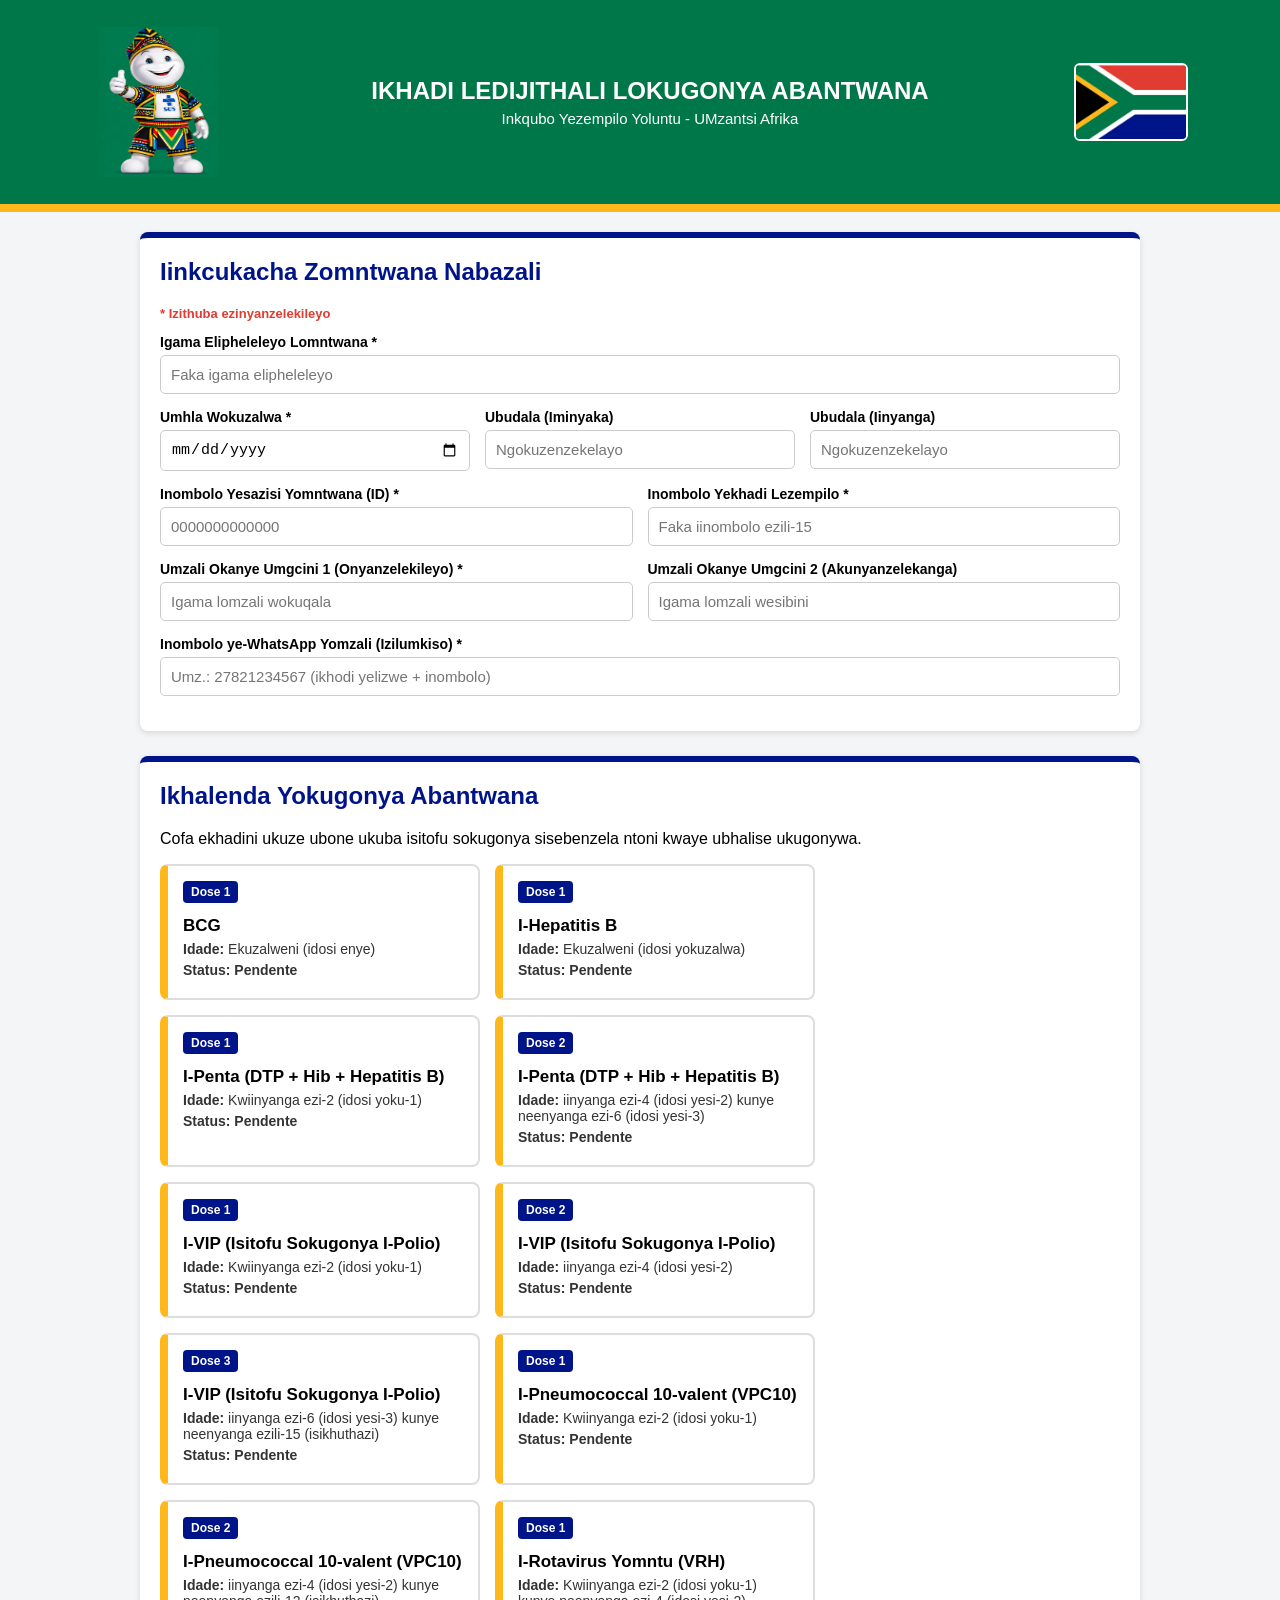
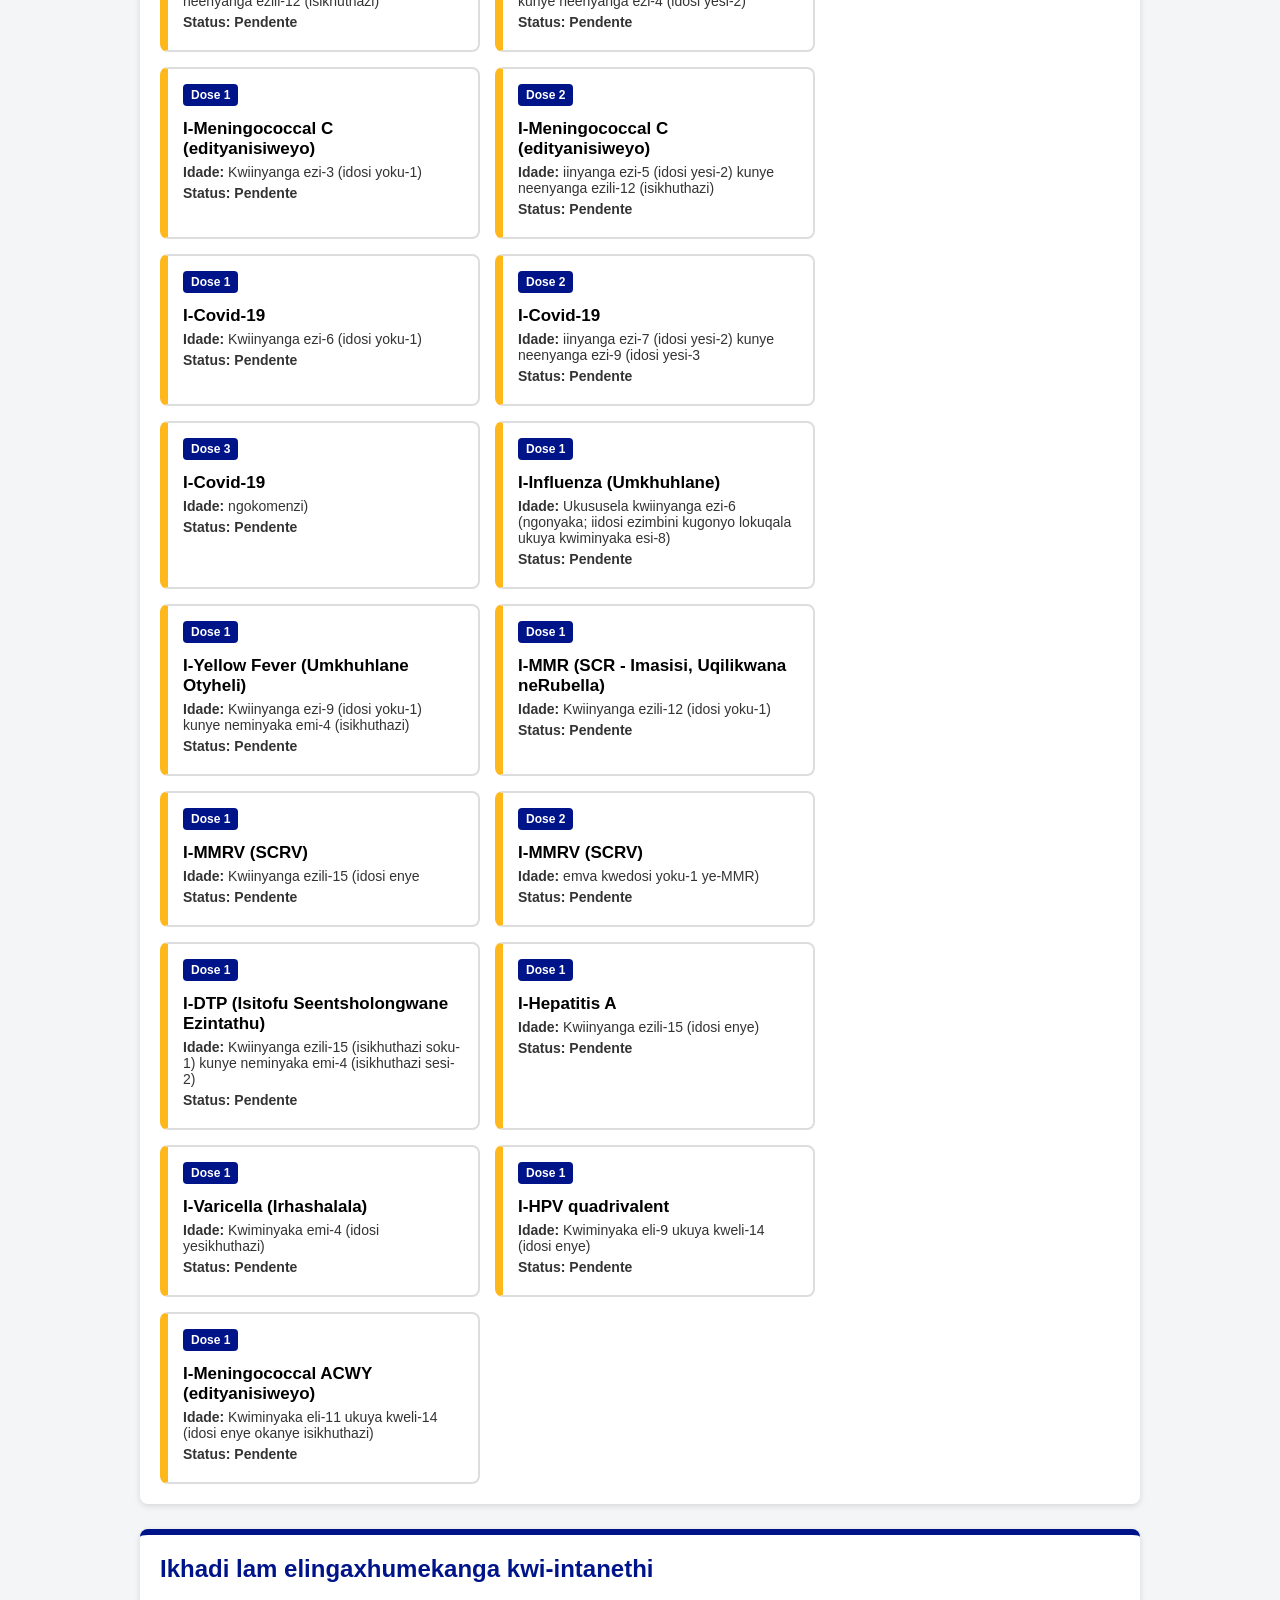
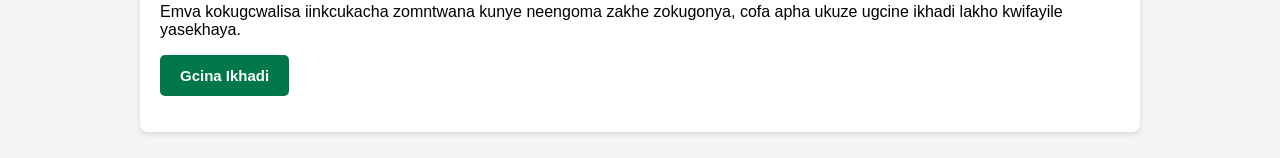
<file: AV2/Códigos/index.html>
<!DOCTYPE html>
<html lang="xh">
<head>
  <meta charset="UTF-8">
  <title>Ikhadi Ledijithali Lokugonya Abantwana</title>
  <link rel="stylesheet" href="style.css">
  <link rel="icon" type="image/png" href="Zé Gotinha Sul-Africano.png">
</head>
<body>

  <!-- Intloko enomfanekiso, isihloko kunye neflegi yoMzantsi Afrika -->
  <header class="cabecalho">
    <img
      src="Zé Gotinha Sul-Africano.png"
      alt="Umlinganiswa Wokugonya"
      class="ze-gotinha"
    >

    <div class="titulo-area">
      <h1>IKHADI LEDIJITHALI LOKUGONYA ABANTWANA</h1>
      <p>Inkqubo Yezempilo Yoluntu - UMzantsi Afrika</p>
    </div>

    <img
      src="Bandeira Africa do Sul.png"
      alt="Iflegi yoMzantsi Afrika"
      class="bandeira"
    >
  </header>

  <main class="conteudo">

    <!-- Icandelo 1: Iinkcukacha Zomntwana -->
    <form id="form-crianca">
    <section class="caixa">
      <h2>Iinkcukacha Zomntwana Nabazali</h2>
      <p class="aviso">* Izithuba ezinyanzelekileyo</p>
  
        <div class="campo">
          <label for="nomeCrianca">Igama Elipheleleyo Lomntwana *</label>
          <input type="text" id="nomeCrianca" placeholder="Faka igama elipheleleyo">
        </div>

        <div class="linha-dupla">
          <div class="campo">
            <label for="dataNascimento">Umhla Wokuzalwa *</label>
            <input type="date" id="dataNascimento">
          </div>

          <div class="campo">
            <label for="idadeAnos">Ubudala (Iminyaka)</label>
            <input type="text" id="idadeAnos" readonly placeholder="Ngokuzenzekelayo">
          </div>

          <div class="campo">
            <label for="idadeMeses">Ubudala (Iinyanga)</label>
            <input type="text" id="idadeMeses" readonly placeholder="Ngokuzenzekelayo">
          </div>
        </div>

        <div class="linha-dupla">
          <div class="campo">
            <label for="cpfCrianca">Inombolo Yesazisi Yomntwana (ID) *</label>
            <input type="text" id="cpfCrianca" maxlength="14" placeholder="0000000000000">
          </div>

          <div class="campo">
            <label for="numeroSus">Inombolo Yekhadi Lezempilo *</label>
            <input type="text" id="numeroSus" maxlength="15" placeholder="Faka iinombolo ezili-15">
          </div>
        </div>

        <div class="linha-dupla">
          <div class="campo">
            <label for="responsavel1">Umzali Okanye Umgcini 1 (Onyanzelekileyo) *</label>
            <input type="text" id="responsavel1" placeholder="Igama lomzali wokuqala">
          </div>

          <div class="campo">
            <label for="responsavel2">Umzali Okanye Umgcini 2 (Akunyanzelekanga)</label>
            <input type="text" id="responsavel2" placeholder="Igama lomzali wesibini">
          </div>
        </div>

        <!-- Isithuba seWhatsApp somzali ukuze athumele izilumkiso zokugonya okusemva kwexesha -->
        <div class="campo">
          <label for="whatsappResponsavel">Inombolo ye-WhatsApp Yomzali (Izilumkiso) *</label>
          <input type="text" id="whatsappResponsavel" placeholder="Umz.: 27821234567 (ikhodi yelizwe + inombolo)">
        </div>

    </section>

    <!-- Icandelo 2: Amakhadi Eengoma Zokugonya -->
    <section class="caixa">
      <h2>Ikhalenda Yokugonya Abantwana</h2>
      <p>Cofa ekhadini ukuze ubone ukuba isitofu sokugonya sisebenzela ntoni kwaye ubhalise ukugonywa.</p>

      <!-- Ibhokisi yezaziso zeengoma ezisemva kwexesha kunye neqhosha le-WhatsApp -->
      <div id="painel-atrasadas" class="painel-atrasadas escondido">
        <p id="resumo-atrasadas"></p>
        <div class="botoes-alerta">
          <button type="button" id="btn-simular-defesa-civil" class="botao-alerta-dc">Isilumkiso Esingxamisekileyo (Defesa Civil)</button>
          <button type="button" id="btn-enviar-whatsapp" class="botao-whatsapp">Thumela kwi-WhatsApp</button>
        </div>
      </div>

      <div id="lista-vacinas" class="grade-vacinas"></div>
      
    </section>

    <section class="caixa">
      <h2>Ikhadi lam elingaxhumekanga kwi-intanethi</h2>
      <p>Emva kokugcwalisa iinkcukacha zomntwana kunye neengoma zakhe zokugonya, cofa apha ukuze ugcine ikhadi lakho kwifayile yasekhaya.</p>
      <button type="submit" class="botao-salvar">Gcina Ikhadi</button>
      <p id="mensagem-cadastro" class="mensagem-sucesso"></p>
    </section>
    </form>
  </main>

  <!-- Ifestile (Modal) evuleka xa ucofa ekhadini -->
  <div id="janela-detalhes" class="fundo-janela escondido">
    <div class="conteudo-janela">
      <h3 id="janela-titulo">Igama Lesitofu Sokugonya</h3>
      <p><strong>Idosi:</strong> <span id="janela-dose"></span></p>
      <p><strong>Sifumaneka nini:</strong> <span id="janela-idade"></span></p>
      <p><strong>Sisebenzela ntoni:</strong> <span id="janela-descricao"></span></p>

      <div class="area-check">
        <input type="checkbox" id="check-tomada">
        <label for="check-tomada">Isitofu sokugonya sele sifakiwe</label>
      </div>

      <!-- Izithuba ezongezelelweyo ezivelayo xa "Isitofu sokugonya sele sifakiwe" ikhethiwe -->
      <div id="campos-aplicacao" class="campos-extras escondido">
        <div class="campo">
          <label for="dataAplicacao">Umhla Wokugonywa *</label>
          <input type="date" id="dataAplicacao">
        </div>

        <div class="campo">
          <label for="numeroLote">Inombolo Yebhetshi *</label>
          <input type="text" id="numeroLote" placeholder="Umz.: AB1234">
        </div>

        <div class="campo">
          <label for="unidadeAplicadora">Iziko Lezempilo *</label>
          <input type="text" id="unidadeAplicadora" placeholder="Umz.: Ikliniki yaseKhayelitsha">
        </div>

        <div class="campo">
          <label for="responsavelAplicacao">Ingcali Yezempilo Egonyileyo *</label>
          <input type="text" id="responsavelAplicacao" placeholder="Igama lengcali">
        </div>
      </div>

      <div class="botoes-janela">
        <button type="button" id="btn-confirmar" class="botao-salvar">Qinisekisa</button>
        <button type="button" id="btn-fechar" class="botao-fechar">Vala</button>
      </div>
    </div>
  </div>

  <!-- Ifestile Yesilumkiso Esingxamisekileyo (Estilo Defesa Civil / Cell Broadcast) -->
  <div id="alerta-defesa-civil" class="fundo-alerta-dc escondido">
    <div class="caixa-alerta-dc">
      <div class="topo-alerta-dc">
        <span class="icone-alerta-dc">⚠️</span>
        <div>
          <strong>ISILUMKISO ESINGXAMISEKILEYO SEZEMPILO</strong>
          <small>Isebe Lezempilo - UMzantsi Afrika (Alert / Defesa Civil)</small>
        </div>
      </div>
      <div class="corpo-alerta-dc">
        <p id="texto-alerta-dc"></p>
      </div>
      <div class="rodape-alerta-dc">
        <button type="button" id="btn-whatsapp-modal" class="botao-whatsapp">Vula i-WhatsApp</button>
        <button type="button" id="btn-fechar-dc" class="botao-ok-dc">Ndiyaqonda (OK)</button>
      </div>
    </div>
  </div>

  <script src="script.js"></script>
</body>
</html>
</file>
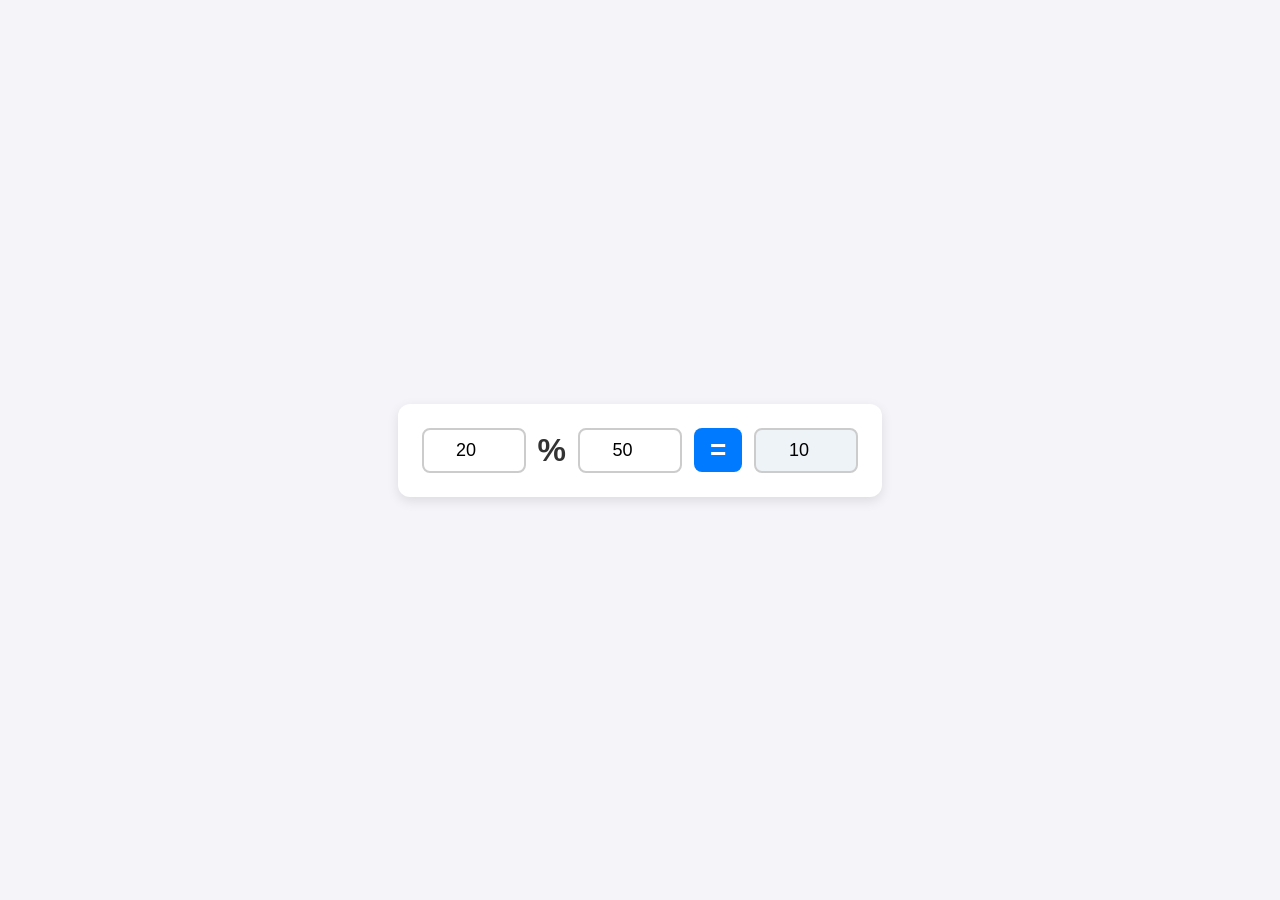
<file: Ex01.html>
<!DOCTYPE html>
<html lang="pt-BR">
<head>
  <meta charset="UTF-8">
  <title>Calculadora de Porcentagem</title>
  <style>
    body {
      font-family: Arial, sans-serif;
      display: flex;
      justify-content: center;
      align-items: center;
      height: 100vh;
      margin: 0;
      background-color: #f4f4f9;
    }

    .container {
      display: flex;
      align-items: center;
      gap: 12px;
      background: #ffffff;
      padding: 24px;
      border-radius: 12px;
      box-shadow: 0 4px 12px rgba(0, 0, 0, 0.1);
    }

    input[type="number"] {
      width: 80px;
      padding: 10px;
      font-size: 18px;
      text-align: center;
      border: 2px solid #ccc;
      border-radius: 8px;
      outline: none;
    }

    input[type="number"]:focus {
      border-color: #007bff;
    }

    #resultado {
      background-color: #eef3f8;
    }

    .simbolo {
      font-size: 32px;
      font-weight: bold;
      color: #333;
    }

    .btn-igual {
      font-size: 28px;
      font-weight: bold;
      color: white;
      background-color: #007bff;
      border: none;
      border-radius: 8px;
      padding: 6px 16px;
      cursor: pointer;
      transition: background-color 0.2s ease;
    }

    .btn-igual:hover {
      background-color: #0056b3;
    }
  </style>
</head>
<body>

  <div class="container">
    <input type="number" id="percentual" value="20">
    <span class="simbolo">%</span>
    <input type="number" id="valor" value="50">
    <button class="btn-igual" onclick="calcular()">=</button>
    <input type="number" id="resultado" value="10" readonly>
  </div>

  <script>
    function calcular() {
      // Pega os valores digitados e converte de texto para número
      const percentual = parseFloat(document.getElementById('percentual').value);
      const valor = parseFloat(document.getElementById('valor').value);

      // Decisão: só calcula se os dois campos forem números válidos
      if (isNaN(percentual) || isNaN(valor)) {
        alert('Preencha os dois campos com números.');
        return;
      }

      // X% de Y = X * Y / 100
      const resultado = percentual * valor / 100;

      // Mostra o resultado no terceiro campo
      document.getElementById('resultado').value = resultado;
    }
  </script>

</body>
</html>
</file>
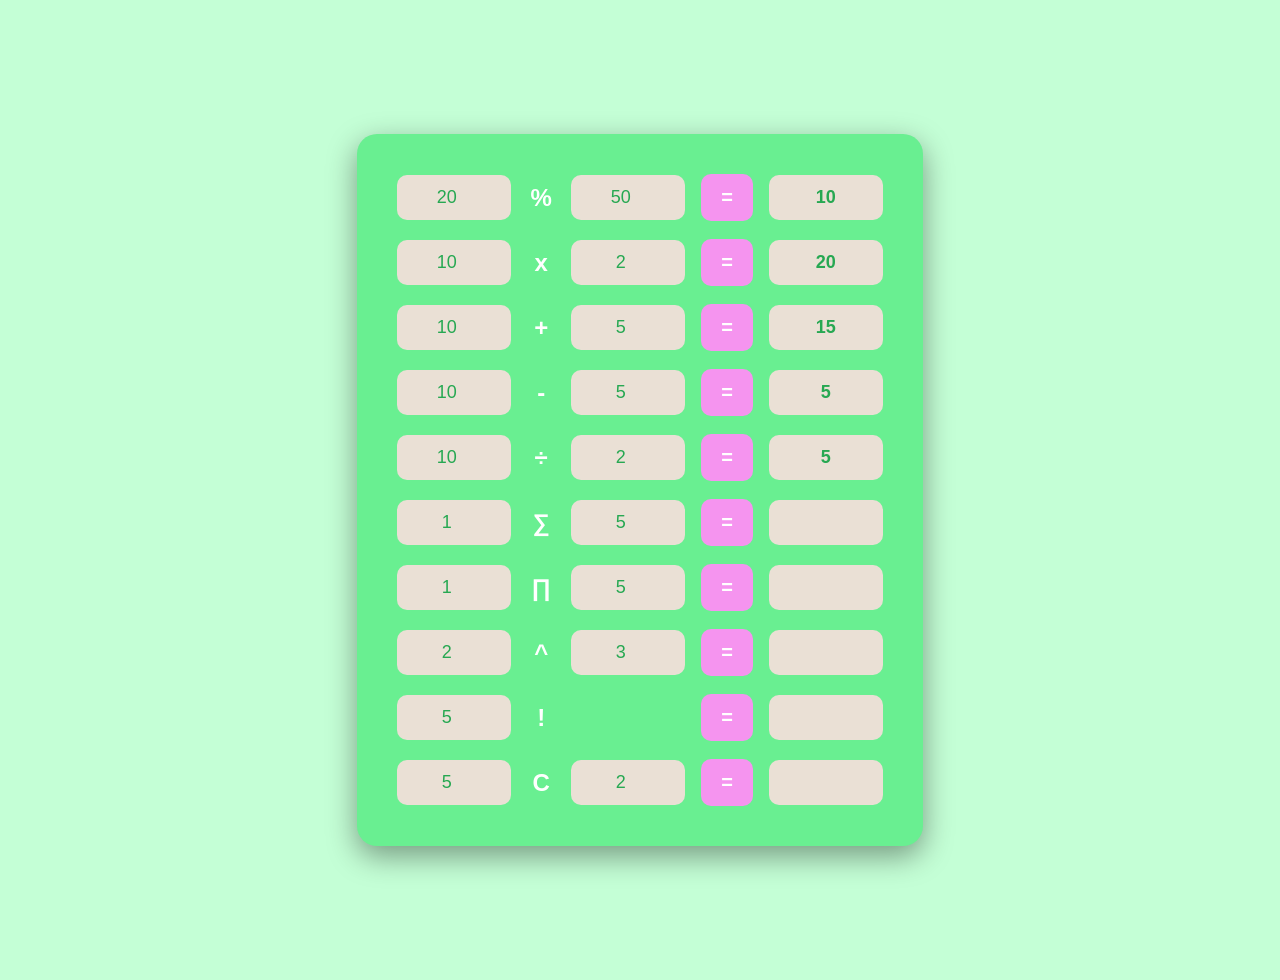
<file: ex01.html>
<!DOCTYPE html>
<html lang="pt-BR">
<head>
  <meta charset="UTF-8">
  <title>Calculadora Multi-Operações</title>
  <style>
    body {
      font-family: Arial, sans-serif;
      display: flex;
      justify-content: center;
      align-items: center;
      min-height: 100vh;
      margin: 0;
      background-color: #c4ffd6; /* Fundo da calculadora */
      padding: 40px 0;
    }

    /* Painel geral das operações */
    .card-principal {
      display: flex;
      flex-direction: column;
      gap: 18px;
      background: #69ef91;
      padding: 40px;
      border-radius: 20px;
      box-shadow: 0 10px 30px rgba(0, 0, 0, 0.4);
    }

    /* calculos individuais*/
    .linha-calculo {
      display: flex;
      align-items: center;
      gap: 16px;
    }

    input[type="number"], input[type="text"].resultado {
      width: 90px;
      padding: 12px;
      font-size: 18px;
      text-align: center;
      border: none;
      border-radius: 10px;
      background-color: #eae0d5;
      color: #27a852;
      outline: none;
    }

    /* Resultados */
    input.resultado {
      background-color: #c6ac8f;
      color: #eae0d5;
      border: 1px solid #058322;
      font-weight: bold;
    }

    .simbolo {
      font-size: 24px;
      font-weight: bold;
      color: #ffffff;
      width: 28px;
      text-align: center;
    }

    .btn-igual {
      font-size: 20px;
      font-weight: bold;
      color: white;
      background-color: #f594ef;
      border: none;
      border-radius: 10px;
      padding: 12px 20px;
      cursor: pointer;
      transition: background-color 0.2s ease;
    }

    .btn-igual:hover {
      background-color: #d18ed5;
    }
  </style>
</head>
<body>

  <div class="card-principal">

    <!-- Linha 1: Porcentagem -->
    <div class="linha-calculo">
      <input type="number" class="num1" value="20">
      <span class="simbolo">%</span>
      <input type="number" class="num2" value="50">
      <button class="btn-igual">=</button>
      <input type="text" class="resultado" value="10" readonly>
    </div>

    <!-- Linha 2: Multiplicação -->
    <div class="linha-calculo">
      <input type="number" class="num1" value="10">
      <span class="simbolo">x</span>
      <input type="number" class="num2" value="2">
      <button class="btn-igual">=</button>
      <input type="text" class="resultado" value="20" readonly>
    </div>

    <!-- Linha 3: Soma -->
    <div class="linha-calculo">
      <input type="number" class="num1" value="10">
      <span class="simbolo">+</span>
      <input type="number" class="num2" value="5">
      <button class="btn-igual">=</button>
      <input type="text" class="resultado" value="15" readonly>
    </div>

    <!-- Linha 4: Subtração -->
    <div class="linha-calculo">
      <input type="number" class="num1" value="10">
      <span class="simbolo">-</span>
      <input type="number" class="num2" value="5">
      <button class="btn-igual">=</button>
      <input type="text" class="resultado" value="5" readonly>
    </div>

    <!-- Linha 5: Divisão -->
    <div class="linha-calculo">
      <input type="number" class="num1" value="10">
      <span class="simbolo">÷</span>
      <input type="number" class="num2" value="2">
      <button class="btn-igual">=</button>
      <input type="text" class="resultado" value="5" readonly>
    </div>

    <!-- Linha 6: Somatório (Exercício 2.2) -->
    <div class="linha-calculo" title="Somatório de N1 a N2">
      <input type="number" class="num1" value="1">
      <span class="simbolo">∑</span>
      <input type="number" class="num2" value="5">
      <button class="btn-igual">=</button>
      <input type="text" class="resultado" value="" readonly>
    </div>

    <!-- Linha 7: Produtório (Exercício 2.2) -->
    <div class="linha-calculo" title="Produtório de N1 a N2">
      <input type="number" class="num1" value="1">
      <span class="simbolo">∏</span>
      <input type="number" class="num2" value="5">
      <button class="btn-igual">=</button>
      <input type="text" class="resultado" value="" readonly>
    </div>

    <!-- Linha 8: Potência (Exercício 2.3) -->
    <div class="linha-calculo" title="N1 elevado a N2">
      <input type="number" class="num1" value="2">
      <span class="simbolo">^</span>
      <input type="number" class="num2" value="3">
      <button class="btn-igual">=</button>
      <input type="text" class="resultado" value="" readonly>
    </div>

    <!-- Linha 9: Fatorial (Exercício 2.3) -->
    <div class="linha-calculo" title="Fatorial de N1">
      <input type="number" class="num1" value="5">
      <span class="simbolo">!</span>
      <!-- O num2 fica escondido aqui porque fatorial usa só 1 número -->
      <input type="number" class="num2" value="0" style="visibility: hidden;">
      <button class="btn-igual">=</button>
      <input type="text" class="resultado" value="" readonly>
    </div>

    <!-- Linha 10: Combinação (Exercício 2.4) -->
    <div class="linha-calculo" title="Combinação: N1 escolhe N2">
      <input type="number" class="num1" value="5">
      <span class="simbolo">C</span>
      <input type="number" class="num2" value="2">
      <button class="btn-igual">=</button>
      <input type="text" class="resultado" value="" readonly>
    </div>

  </div>

  <script>
    // Função para calcular Fatorial
    function calcularFatorial(n) {
      if (n < 0) return "Erro"; 
      if (n === 0 || n === 1) return 1;
      let resultado = 1;
      for (let i = 2; i <= n; i++) {
        resultado *= i;
      }
      return resultado;
    }

    const linhas = document.querySelectorAll(".linha-calculo");

    linhas.forEach(function(linha) {
      const botao = linha.querySelector(".btn-igual");
      const input1 = linha.querySelector(".num1");
      const input2 = linha.querySelector(".num2");
      const inputResultado = linha.querySelector(".resultado");
      const simbolo = linha.querySelector(".simbolo").textContent.trim();

      botao.addEventListener("click", function() {
        const n1 = Number(input1.value);
        const n2 = Number(input2.value);
        let conta = 0;

        if (simbolo === "%") {
          conta = (n1 / 100) * n2;
        } else if (simbolo === "x" || simbolo === "X") {
          conta = n1 * n2;
        } else if (simbolo === "+") {
          conta = n1 + n2;
        } else if (simbolo === "-") {
          conta = n1 - n2;
        } else if (simbolo === "÷" || simbolo === "/") {
          conta = n2 !== 0 ? n1 / n2 : "Erro";
        } 
        // Lógica do Somatório (Ex: 2.2)
        else if (simbolo === "∑") {
          conta = 0;
          for(let i = n1; i <= n2; i++) {
            conta += i;
          }
        } 
        // Lógica do Produtório (Ex: 2.2)
        else if (simbolo === "∏") {
          if (n1 > n2) {
            conta = 0; 
          } else {
            conta = 1;
            for(let i = n1; i <= n2; i++) {
              conta *= i;
            }
          }
        } 
        // Lógica da Potência (Ex: 2.3)
        else if (simbolo === "^") {
          conta = Math.pow(n1, n2);
        } 
        // Lógica do Fatorial (Ex: 2.3)
        else if (simbolo === "!") {
          conta = calcularFatorial(n1);
        } 
        // Lógica da Combinação (Ex: 2.4)
        else if (simbolo === "C") {
          if (n1 >= n2 && n1 >= 0 && n2 >= 0) {
            conta = calcularFatorial(n1) / (calcularFatorial(n2) * calcularFatorial(n1 - n2));
          } else {
            conta = "Erro"; // Ex: tentar combinar 5 escolhendo 10
          }
        }

        inputResultado.value = conta;
      });
    });
  </script>

</body>
</html>
</file>
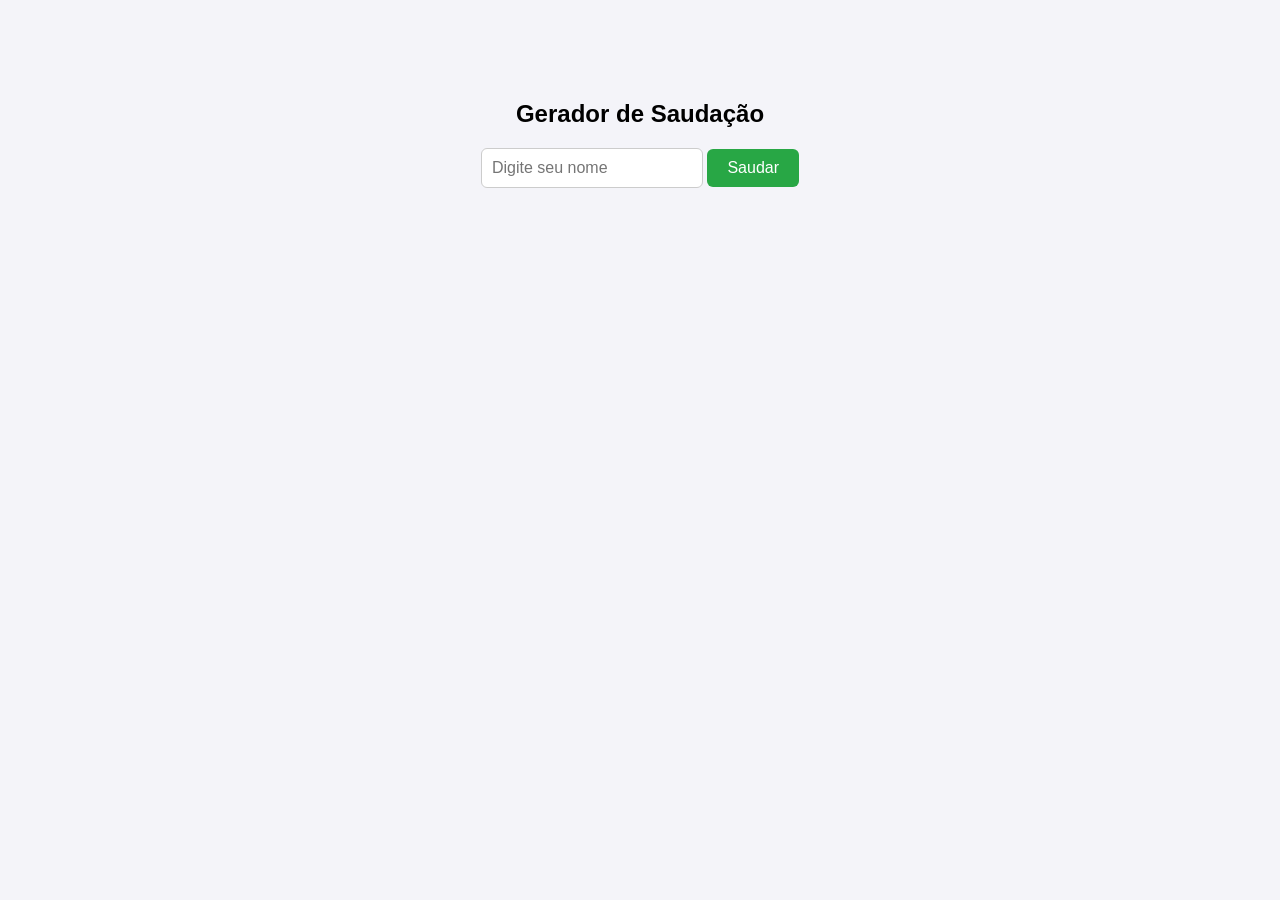
<file: EXERCÍCIOS/EX3_1.html>
<!DOCTYPE html>
<html lang="pt-BR">
<head>
  <meta charset="UTF-8">
  <title>3.1 Gerador de Saudação</title>
  <style>
    body { font-family: Arial, sans-serif; background: #f4f4f9; display: flex; flex-direction: column; align-items: center; margin-top: 80px; }
    input { padding: 10px; font-size: 16px; border: 1px solid #ccc; border-radius: 6px; }
    button { padding: 10px 20px; font-size: 16px; color: #fff; background: #28a745; border: none; border-radius: 6px; cursor: pointer; }
    button:hover { background: #218838; }
    #mensagem { font-size: 20px; margin-top: 20px; }
  </style>
</head>
<body>
  <h2>Gerador de Saudação</h2>
  <div>
    <input type="text" id="campoNome" placeholder="Digite seu nome">
    <button onclick="saudar()">Saudar</button>
  </div>
  <p id="mensagem"></p>

  <script>
    // Recebe o nome e retorna a frase pronta
    function construirSaudacao(nome) {
      return "Olá, " + nome + "! Seja bem-vindo ao curso de Web!";
    }

    // Função principal chamada pelo onclick
    function saudar() {
      const nome = document.getElementById('campoNome').value;
      const frase = construirSaudacao(nome);
      document.getElementById('mensagem').innerText = frase;
    }
  </script>
</body>
</html>
</file>
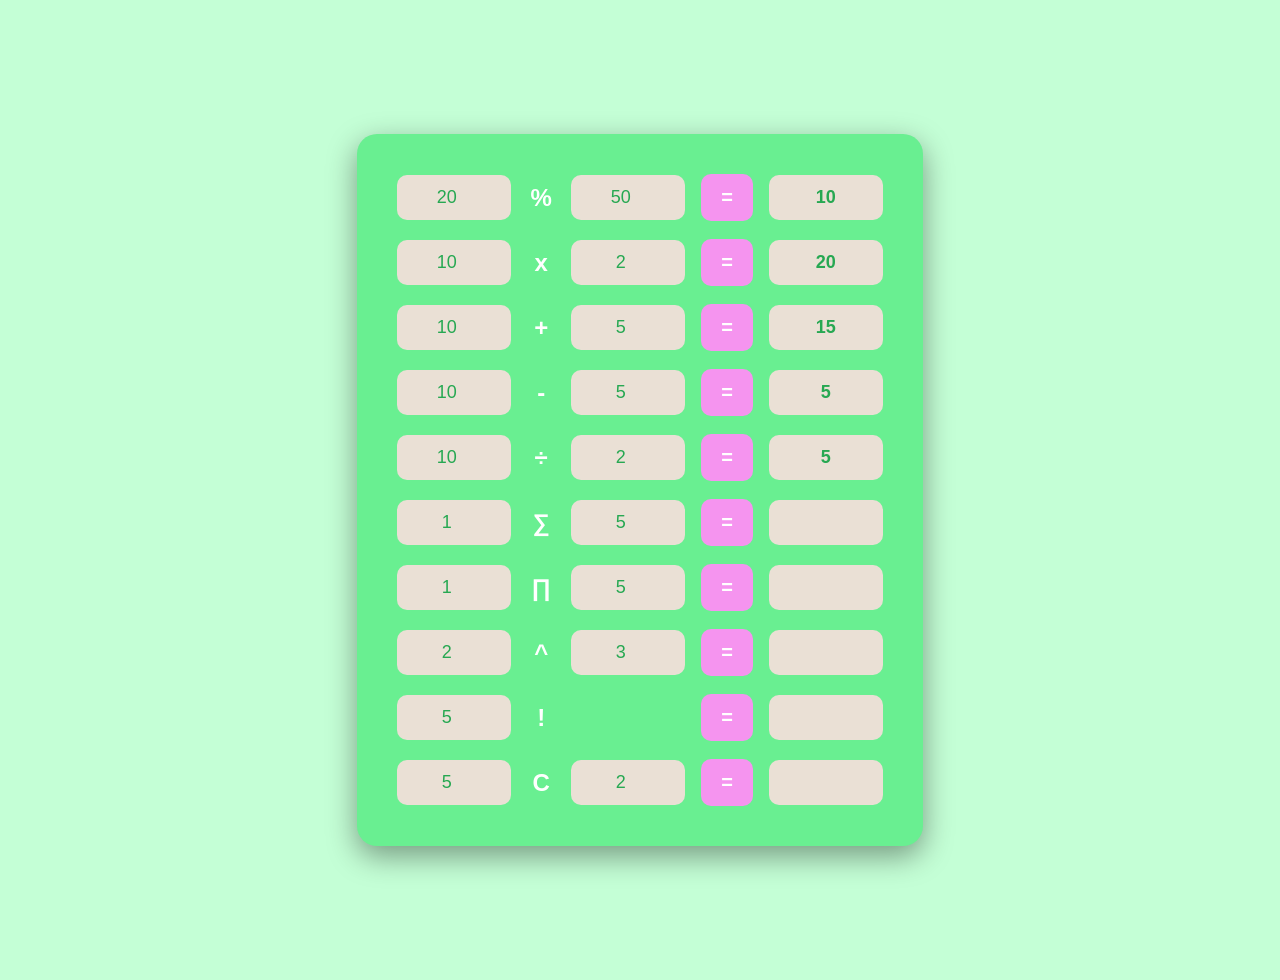
<file: EXERCÍCIOS/EX01/ex01.html>
<!DOCTYPE html>
<html lang="pt-BR">
<head>
  <meta charset="UTF-8">
  <title>Calculadora Multi-Operações</title>
  <style>
    body {
      font-family: Arial, sans-serif;
      display: flex;
      justify-content: center;
      align-items: center;
      min-height: 100vh;
      margin: 0;
      background-color: #c4ffd6; /* Fundo da calculadora */
      padding: 40px 0;
    }

    /* Painel geral das operações */
    .card-principal {
      display: flex;
      flex-direction: column;
      gap: 18px;
      background: #69ef91;
      padding: 40px;
      border-radius: 20px;
      box-shadow: 0 10px 30px rgba(0, 0, 0, 0.4);
    }

    /* calculos individuais*/
    .linha-calculo {
      display: flex;
      align-items: center;
      gap: 16px;
    }

    input[type="number"], input[type="text"].resultado {
      width: 90px;
      padding: 12px;
      font-size: 18px;
      text-align: center;
      border: none;
      border-radius: 10px;
      background-color: #eae0d5;
      color: #27a852;
      outline: none;
    }

    /* Resultados */
    input.resultado {
      background-color: #c6ac8f;
      color: #eae0d5;
      border: 1px solid #058322;
      font-weight: bold;
    }

    .simbolo {
      font-size: 24px;
      font-weight: bold;
      color: #ffffff;
      width: 28px;
      text-align: center;
    }

    .btn-igual {
      font-size: 20px;
      font-weight: bold;
      color: white;
      background-color: #f594ef;
      border: none;
      border-radius: 10px;
      padding: 12px 20px;
      cursor: pointer;
      transition: background-color 0.2s ease;
    }

    .btn-igual:hover {
      background-color: #d18ed5;
    }
  </style>
</head>
<body>

  <div class="card-principal">

    <!-- Linha 1: Porcentagem -->
    <div class="linha-calculo">
      <input type="number" class="num1" value="20">
      <span class="simbolo">%</span>
      <input type="number" class="num2" value="50">
      <button class="btn-igual">=</button>
      <input type="text" class="resultado" value="10" readonly>
    </div>

    <!-- Linha 2: Multiplicação -->
    <div class="linha-calculo">
      <input type="number" class="num1" value="10">
      <span class="simbolo">x</span>
      <input type="number" class="num2" value="2">
      <button class="btn-igual">=</button>
      <input type="text" class="resultado" value="20" readonly>
    </div>

    <!-- Linha 3: Soma -->
    <div class="linha-calculo">
      <input type="number" class="num1" value="10">
      <span class="simbolo">+</span>
      <input type="number" class="num2" value="5">
      <button class="btn-igual">=</button>
      <input type="text" class="resultado" value="15" readonly>
    </div>

    <!-- Linha 4: Subtração -->
    <div class="linha-calculo">
      <input type="number" class="num1" value="10">
      <span class="simbolo">-</span>
      <input type="number" class="num2" value="5">
      <button class="btn-igual">=</button>
      <input type="text" class="resultado" value="5" readonly>
    </div>

    <!-- Linha 5: Divisão -->
    <div class="linha-calculo">
      <input type="number" class="num1" value="10">
      <span class="simbolo">÷</span>
      <input type="number" class="num2" value="2">
      <button class="btn-igual">=</button>
      <input type="text" class="resultado" value="5" readonly>
    </div>

    <!-- Linha 6: Somatório (Exercício 2.2) -->
    <div class="linha-calculo" title="Somatório de N1 a N2">
      <input type="number" class="num1" value="1">
      <span class="simbolo">∑</span>
      <input type="number" class="num2" value="5">
      <button class="btn-igual">=</button>
      <input type="text" class="resultado" value="" readonly>
    </div>

    <!-- Linha 7: Produtório (Exercício 2.2) -->
    <div class="linha-calculo" title="Produtório de N1 a N2">
      <input type="number" class="num1" value="1">
      <span class="simbolo">∏</span>
      <input type="number" class="num2" value="5">
      <button class="btn-igual">=</button>
      <input type="text" class="resultado" value="" readonly>
    </div>

    <!-- Linha 8: Potência (Exercício 2.3) -->
    <div class="linha-calculo" title="N1 elevado a N2">
      <input type="number" class="num1" value="2">
      <span class="simbolo">^</span>
      <input type="number" class="num2" value="3">
      <button class="btn-igual">=</button>
      <input type="text" class="resultado" value="" readonly>
    </div>

    <!-- Linha 9: Fatorial (Exercício 2.3) -->
    <div class="linha-calculo" title="Fatorial de N1">
      <input type="number" class="num1" value="5">
      <span class="simbolo">!</span>
      <!-- O num2 fica escondido aqui porque fatorial usa só 1 número -->
      <input type="number" class="num2" value="0" style="visibility: hidden;">
      <button class="btn-igual">=</button>
      <input type="text" class="resultado" value="" readonly>
    </div>

    <!-- Linha 10: Combinação (Exercício 2.4) -->
    <div class="linha-calculo" title="Combinação: N1 escolhe N2">
      <input type="number" class="num1" value="5">
      <span class="simbolo">C</span>
      <input type="number" class="num2" value="2">
      <button class="btn-igual">=</button>
      <input type="text" class="resultado" value="" readonly>
    </div>

  </div>

  <script>
    // Função para calcular Fatorial
    function calcularFatorial(n) {
      if (n < 0) return "Erro"; 
      if (n === 0 || n === 1) return 1;
      let resultado = 1;
      for (let i = 2; i <= n; i++) {
        resultado *= i;
      }
      return resultado;
    }

    const linhas = document.querySelectorAll(".linha-calculo");

    linhas.forEach(function(linha) {
      const botao = linha.querySelector(".btn-igual");
      const input1 = linha.querySelector(".num1");
      const input2 = linha.querySelector(".num2");
      const inputResultado = linha.querySelector(".resultado");
      const simbolo = linha.querySelector(".simbolo").textContent.trim();

      botao.addEventListener("click", function() {
        const n1 = Number(input1.value);
        const n2 = Number(input2.value);
        let conta = 0;

        if (simbolo === "%") {
          conta = (n1 / 100) * n2;
        } else if (simbolo === "x" || simbolo === "X") {
          conta = n1 * n2;
        } else if (simbolo === "+") {
          conta = n1 + n2;
        } else if (simbolo === "-") {
          conta = n1 - n2;
        } else if (simbolo === "÷" || simbolo === "/") {
          conta = n2 !== 0 ? n1 / n2 : "Erro";
        } 
        // Lógica do Somatório (Ex: 2.2)
        else if (simbolo === "∑") {
          conta = 0;
          for(let i = n1; i <= n2; i++) {
            conta += i;
          }
        } 
        // Lógica do Produtório (Ex: 2.2)
        else if (simbolo === "∏") {
          if (n1 > n2) {
            conta = 0; 
          } else {
            conta = 1;
            for(let i = n1; i <= n2; i++) {
              conta *= i;
            }
          }
        } 
        // Lógica da Potência (Ex: 2.3)
        else if (simbolo === "^") {
          conta = Math.pow(n1, n2);
        } 
        // Lógica do Fatorial (Ex: 2.3)
        else if (simbolo === "!") {
          conta = calcularFatorial(n1);
        } 
        // Lógica da Combinação (Ex: 2.4)
        else if (simbolo === "C") {
          if (n1 >= n2 && n1 >= 0 && n2 >= 0) {
            conta = calcularFatorial(n1) / (calcularFatorial(n2) * calcularFatorial(n1 - n2));
          } else {
            conta = "Erro"; // Ex: tentar combinar 5 escolhendo 10
          }
        }

        inputResultado.value = conta;
      });
    });
  </script>

</body>
</html>
</file>
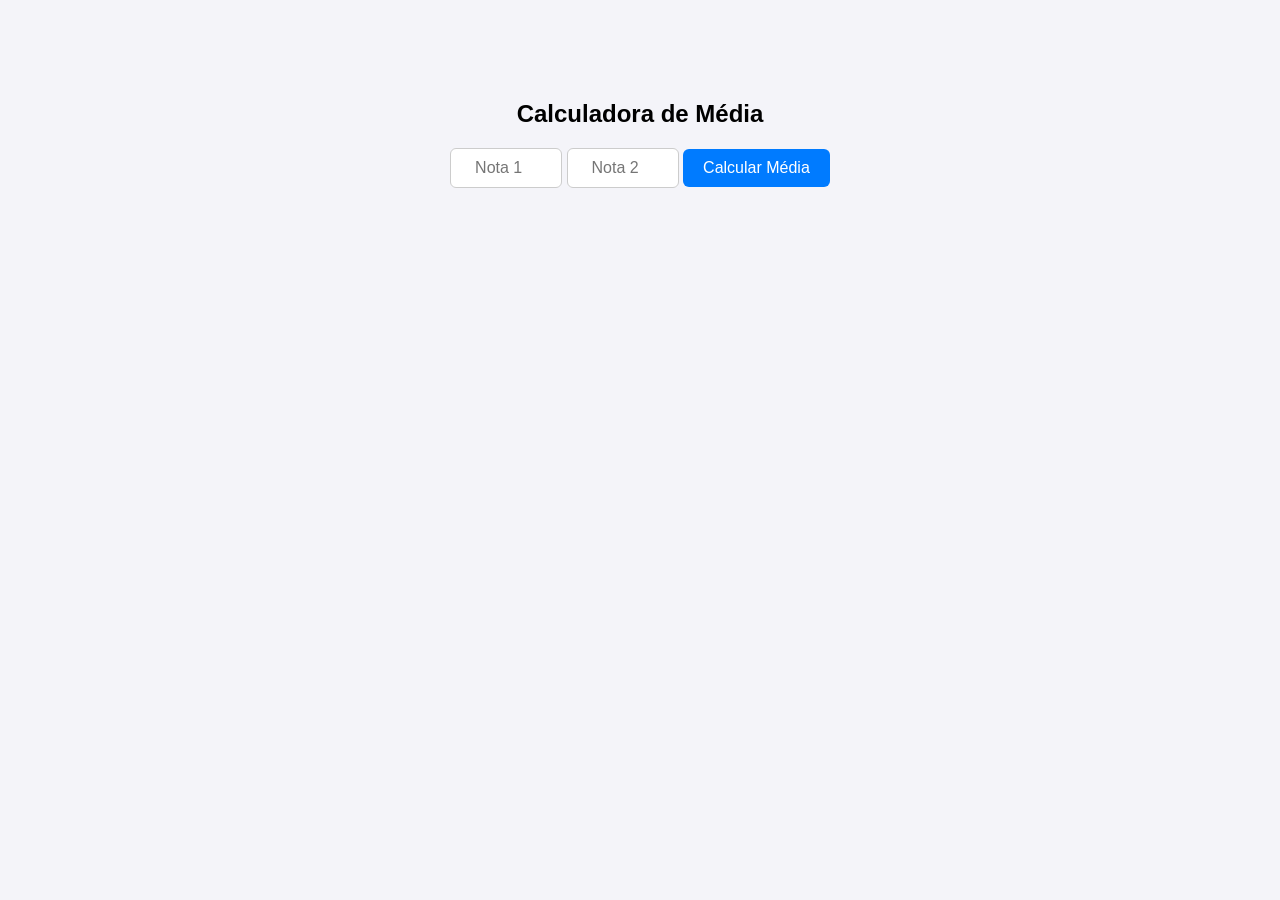
<file: EXERCÍCIOS/EX03/EX3_2.html>
<!DOCTYPE html>
<html lang="pt-BR">
<head>
  <meta charset="UTF-8">
  <title>3.2 Calculadora de Média</title>
  <style>
    body { font-family: Arial, sans-serif; background: #f4f4f9; display: flex; flex-direction: column; align-items: center; margin-top: 80px; }
    input { width: 90px; padding: 10px; font-size: 16px; text-align: center; border: 1px solid #ccc; border-radius: 6px; }
    button { padding: 10px 20px; font-size: 16px; color: #fff; background: #007bff; border: none; border-radius: 6px; cursor: pointer; }
    button:hover { background: #0056b3; }
    #resultadoCalculo { font-size: 20px; font-weight: bold; margin-top: 20px; }
  </style>
</head>
<body>
  <h2>Calculadora de Média</h2>
  <div>
    <input type="number" id="nota1" placeholder="Nota 1" step="0.1">
    <input type="number" id="nota2" placeholder="Nota 2" step="0.1">
    <button onclick="mostrarResultado()">Calcular Média</button>
  </div>
  <p id="resultadoCalculo"></p>

  <script>
    // Recebe duas notas e retorna a média aritmética
    function calcularMedia(n1, n2) {
      return (n1 + n2) / 2;
    }

    function mostrarResultado() {
      const campo1 = document.getElementById('nota1').value;
      const campo2 = document.getElementById('nota2').value;
      const saida = document.getElementById('resultadoCalculo');

      // Validação: campos vazios não podem ser calculados
      if (campo1 === "" || campo2 === "") {
        saida.innerText = "Preencha as duas notas.";
        saida.style.color = "black";
        return;
      }

      const media = calcularMedia(Number(campo1), Number(campo2));

      if (media >= 7.0) {
        saida.innerText = "Média: " + media.toFixed(1) + " - Aprovado";
        saida.style.color = "green";
      } else {
        saida.innerText = "Média: " + media.toFixed(1) + " - Recuperação";
        saida.style.color = "red";
      }
    }
  </script>
</body>
</html>
</file>
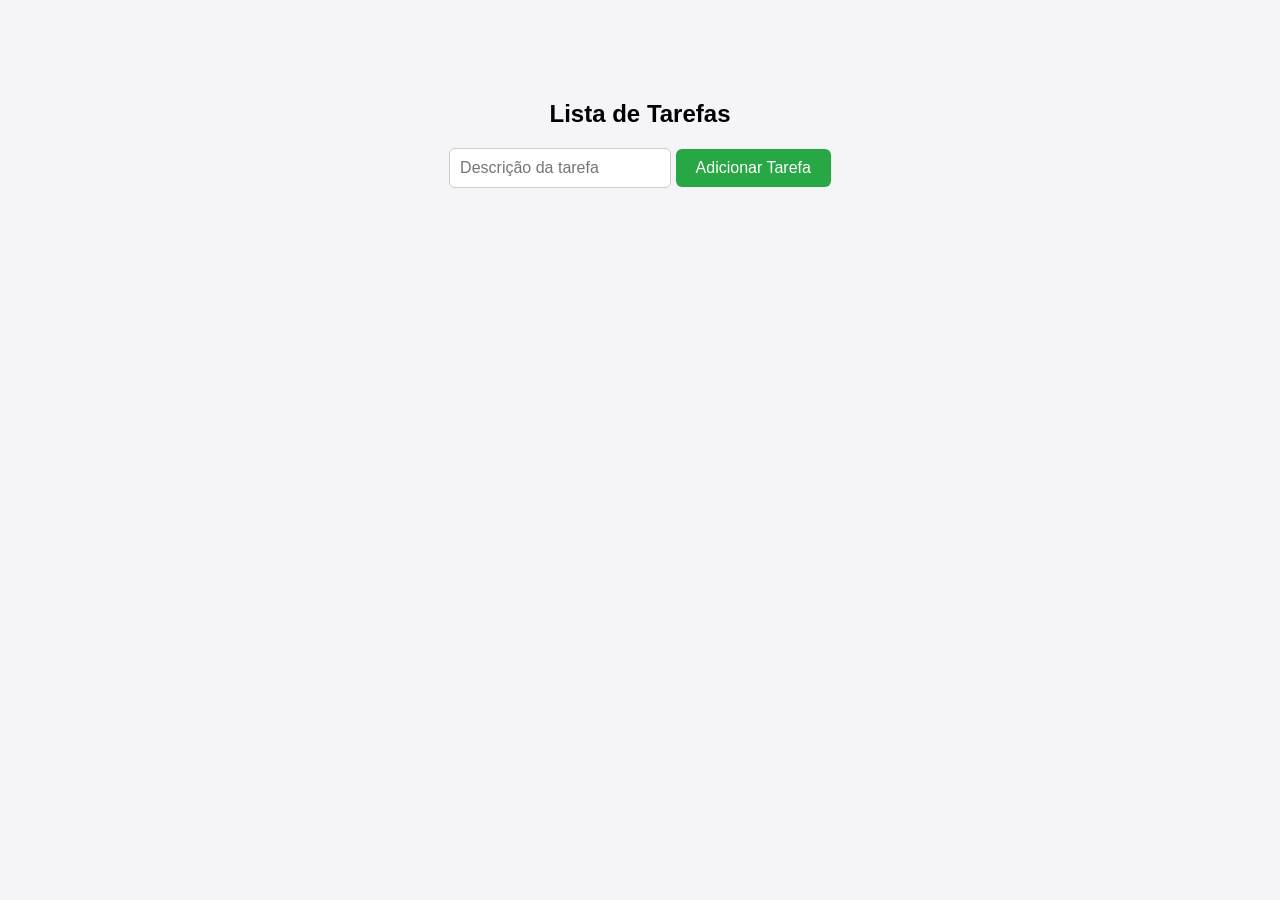
<file: EXERCÍCIOS/EX03/EX3_3.html>
<!DOCTYPE html>
<html lang="pt-BR">
<head>
  <meta charset="UTF-8">
  <title>3.3 Lista de Tarefas</title>
  <style>
    body { font-family: Arial, sans-serif; background: #f4f4f9; display: flex; flex-direction: column; align-items: center; margin-top: 80px; }
    input { padding: 10px; font-size: 16px; border: 1px solid #ccc; border-radius: 6px; }
    button { padding: 10px 20px; font-size: 16px; color: #fff; background: #28a745; border: none; border-radius: 6px; cursor: pointer; }
    button:hover { background: #218838; }
    ul { margin-top: 20px; font-size: 18px; }
  </style>
</head>
<body>
  <h2>Lista de Tarefas</h2>
  <div>
    <input type="text" id="campoTarefa" placeholder="Descrição da tarefa">
    <button onclick="adicionarTarefa()">Adicionar Tarefa</button>
  </div>
  <ul id="minhasTarefas"></ul>

  <script>
    let listaDeTarefas = [];

    function adicionarTarefa() {
      const campo = document.getElementById('campoTarefa');
      const texto = campo.value;

      if (texto === "") return; // ignora tarefa vazia

      listaDeTarefas.push(texto);
      campo.value = "";
      atualizarLista();
    }

    function atualizarLista() {
      const lista = document.getElementById('minhasTarefas');
      lista.innerHTML = ""; // limpa a lista antes de redesenhar

      for (let i = 0; i < listaDeTarefas.length; i++) {
        lista.innerHTML += "<li>" + listaDeTarefas[i] + "</li>";
      }
    }
  </script>
</body>
</html>
</file>
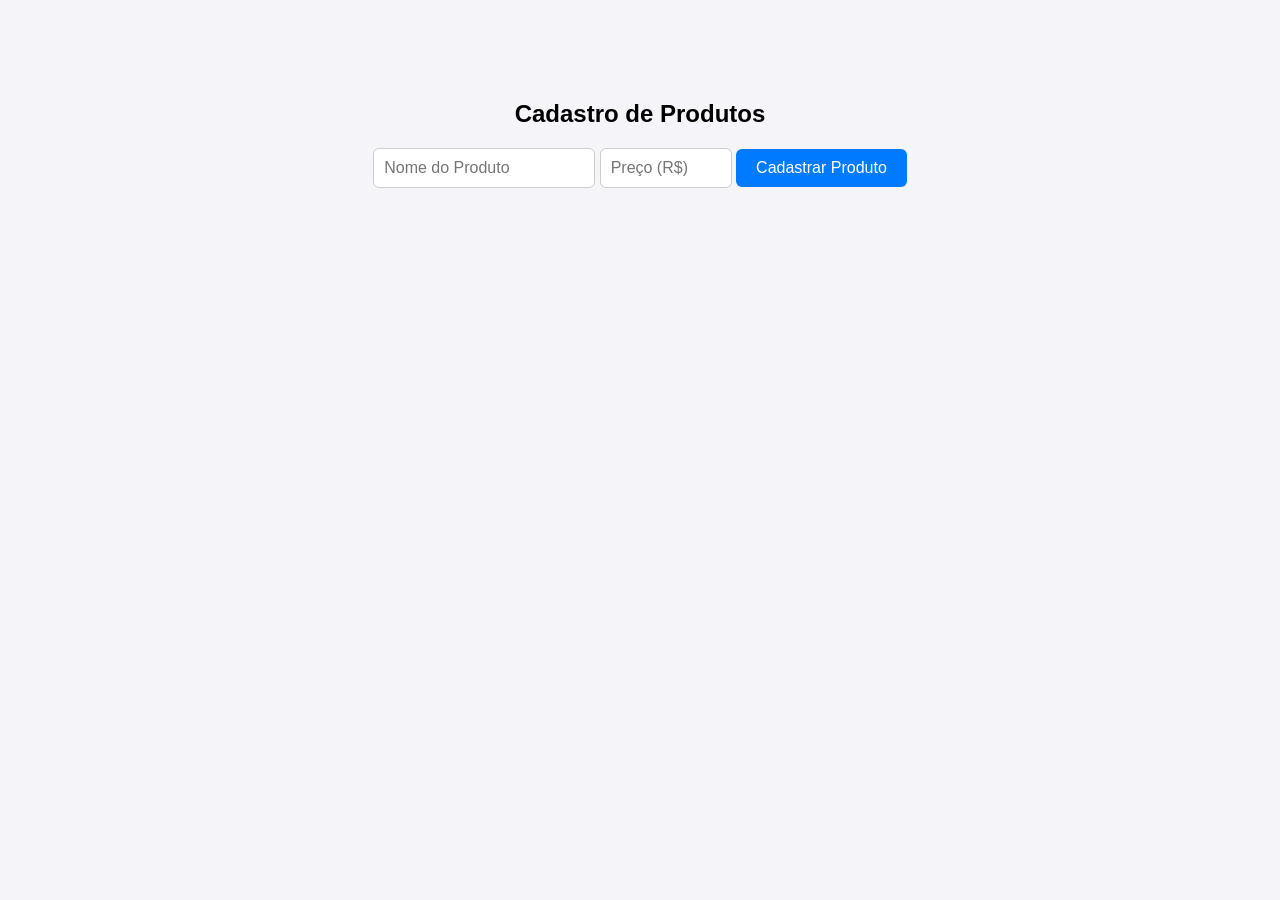
<file: EXERCÍCIOS/EX03/EX3_4.html>
<!DOCTYPE html>
<html lang="pt-BR">
<head>
  <meta charset="UTF-8">
  <title>3.4 Painel de Cadastros</title>
  <style>
    body { font-family: Arial, sans-serif; background: #f4f4f9; display: flex; flex-direction: column; align-items: center; margin-top: 80px; }
    input { padding: 10px; font-size: 16px; border: 1px solid #ccc; border-radius: 6px; }
    #preco { width: 110px; }
    button { padding: 10px 20px; font-size: 16px; color: #fff; background: #007bff; border: none; border-radius: 6px; cursor: pointer; }
    button:hover { background: #0056b3; }
    ul { margin-top: 20px; font-size: 18px; list-style: none; padding: 0; }
    li { margin-bottom: 8px; }
    li button { margin-left: 10px; padding: 4px 10px; font-size: 14px; background: #dc3545; }
    li button:hover { background: #b02a37; }
  </style>
</head>
<body>
  <h2>Cadastro de Produtos</h2>
  <div>
    <input type="text" id="nomeProduto" placeholder="Nome do Produto">
    <input type="number" id="preco" placeholder="Preço (R$)" step="0.01">
    <button onclick="cadastrarProduto()">Cadastrar Produto</button>
  </div>
  <ul id="listaProdutos"></ul>

  <script>
    function cadastrarProduto() {
      const nome = document.getElementById('nomeProduto').value;
      const preco = Number(document.getElementById('preco').value);

      if (nome === "" || preco <= 0) {
        alert("Informe o nome e um preço válido.");
        return;
      }

      // Cria o <li> com o texto "Nome - R$ 0.00"
      const item = document.createElement('li');
      item.textContent = nome + " - R$ " + preco.toFixed(2);

      // Cria o botão Excluir, que remove o <li> pai
      const botao = document.createElement('button');
      botao.textContent = "Excluir";
      botao.onclick = function () {
        item.remove();
      };

      item.appendChild(botao);
      document.getElementById('listaProdutos').appendChild(item);

      // Limpa os campos
      document.getElementById('nomeProduto').value = "";
      document.getElementById('preco').value = "";
    }
  </script>
</body>
</html>
</file>
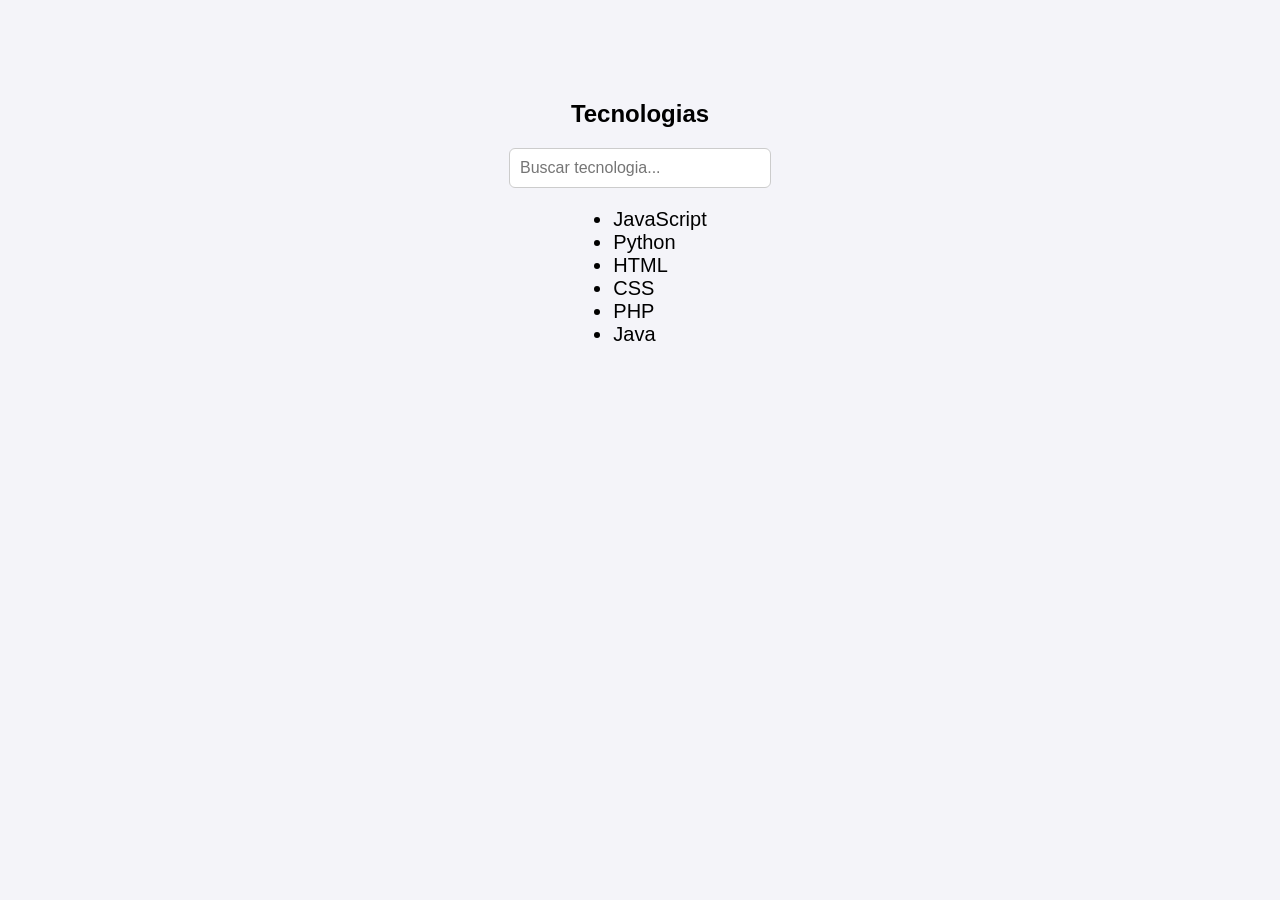
<file: EXERCÍCIOS/EX03/EX3_5.html>
<!DOCTYPE html>
<html lang="pt-BR">
<head>
  <meta charset="UTF-8">
  <title>3.5 Filtro de Tecnologias</title>
  <style>
    body { font-family: Arial, sans-serif; background: #f4f4f9; display: flex; flex-direction: column; align-items: center; margin-top: 80px; }
    input { width: 240px; padding: 10px; font-size: 16px; border: 1px solid #ccc; border-radius: 6px; }
    ul { margin-top: 20px; font-size: 20px; }
  </style>
</head>
<body>
  <h2>Tecnologias</h2>
  <input type="text" id="busca" placeholder="Buscar tecnologia..." oninput="filtrar()">

  <ul id="listaTecnologias">
    <li>JavaScript</li>
    <li>Python</li>
    <li>HTML</li>
    <li>CSS</li>
    <li>PHP</li>
    <li>Java</li>
  </ul>

  <script>
    function filtrar() {
      const termo = document.getElementById('busca').value.toLowerCase();
      const itens = document.querySelectorAll('#listaTecnologias li');

      for (let i = 0; i < itens.length; i++) {
        const texto = itens[i].textContent.toLowerCase();

        if (texto.includes(termo)) {
          itens[i].style.display = "block";
        } else {
          itens[i].style.display = "none";
        }
      }
    }
  </script>
</body>
</html>
</file>
<file: AV2/Códigos/style.css>
/* Izitayile Ezibanzi */
body {
  font-family: Arial, Helvetica, sans-serif;
  background-color: #f4f5f7;
  color: #000000;
  margin: 0;
  padding: 0;
}

/* Intloko enemibala yeflegi yoMzantsi Afrika */
.cabecalho {
  background-color: #007749; /* Oluhlaza (Green - South Africa) */
  color: #ffffff;
  border-bottom: 8px solid #ffb81c; /* Igolide/Tyheli (Gold - South Africa) */
  padding: 20px;
  display: flex;
  align-items: center;
  justify-content: space-around;
  flex-wrap: wrap;
  text-align: center;
}

.ze-gotinha {
  width: 120px;
  height: 150px;
  padding: 6px;
  border: 1px solid #007749; /* Omnyama (Black - South Africa) */
}

.bandeira {
  width: 110px;
  height: auto;
  border: 2px solid #ffffff;
  border-radius: 6px;
}

.titulo-area h1 {
  margin: 0;
  font-size: 24px;
}

.titulo-area p {
  margin: 5px 0 0 0;
  font-size: 15px;
}

/* Indawo Ephambili */
.conteudo {
  max-width: 1000px;
  margin: 20px auto;
  padding: 0 15px;
}

.caixa {
  background-color: #ffffff;
  border-top: 6px solid #001489; /* Luhlaza okwesibhakabhaka (Blue - South Africa) */
  border-radius: 8px;
  padding: 20px;
  margin-bottom: 25px;
  box-shadow: 0 2px 6px rgba(0, 0, 0, 0.12);
}

.caixa h2 {
  color: #001489;
  margin-top: 0;
}

.aviso {
  color: #e03c31; /* Obomvu (Red - South Africa) */
  font-size: 13px;
  font-weight: bold;
}

/* Ifom */
.campo {
  margin-bottom: 15px;
  display: flex;
  flex-direction: column;
}

.linha-dupla {
  display: flex;
  gap: 15px;
}

.linha-dupla .campo {
  flex: 1;
}

label {
  font-weight: bold;
  margin-bottom: 5px;
  font-size: 14px;
  color: #000000;
}

input[type="text"],
input[type="date"] {
  padding: 10px;
  border: 1px solid #cccccc;
  border-radius: 5px;
  font-size: 15px;
}

.botao-salvar {
  background-color: #007749;
  color: #ffffff;
  border: none;
  padding: 12px 20px;
  font-size: 15px;
  font-weight: bold;
  border-radius: 5px;
  cursor: pointer;
}

.botao-salvar:hover {
  background-color: #005936;
}

.mensagem-sucesso {
  color: #007749;
  font-weight: bold;
  margin-top: 10px;
}

/* Igridi kunye namakhadi okugonya */
.grade-vacinas {
  display: flex;
  flex-wrap: wrap;
  gap: 15px;
  margin-top: 15px;
}

.card-vacina {
  background-color: #ffffff;
  border: 2px solid #dddddd;
  border-left: 8px solid #ffb81c; /* Igolide = isalindile */
  border-radius: 8px;
  padding: 15px;
  width: 280px;
  cursor: pointer;
}

.card-vacina:hover {
  border-color: #001489;
}

/* Iklasi esetyenziswayo xa umsebenzisi ephawula ukuba ugonyiwe */
.card-vacina.tomada {
  background-color: #e6f4ee;
  border-left: 8px solid #007749; /* Oluhlaza = ugonyiwe */
}

.etiqueta-dose {
  background-color: #001489;
  color: #ffffff;
  font-size: 12px;
  font-weight: bold;
  padding: 4px 8px;
  border-radius: 4px;
  display: inline-block;
  margin-bottom: 8px;
}

.card-vacina h3 {
  margin: 5px 0;
  color: #000000;
  font-size: 17px;
}

.card-vacina p {
  margin: 5px 0;
  font-size: 14px;
  color: #333333;
}

.status-texto {
  font-weight: bold;
  margin-top: 10px;
  color: #b37b00;
}

.card-vacina.tomada .status-texto {
  color: #007749;
}

/* Ifestile (Modal) */
.fundo-janela {
  position: fixed;
  top: 0;
  left: 0;
  width: 100%;
  height: 100%;
  background-color: rgba(0, 0, 0, 0.65);
  display: flex;
  align-items: center;
  justify-content: center;
}

.escondido {
  display: none;
}

.conteudo-janela {
  background-color: #ffffff;
  padding: 25px;
  border-radius: 8px;
  border-top: 8px solid #e03c31; /* Obomvu (Red - South Africa) */
  max-width: 450px;
  width: 90%;
}

.conteudo-janela h3 {
  color: #001489;
  margin-top: 0;
}

.area-check {
  margin: 15px 0;
  font-size: 16px;
}

.botoes-janela {
  display: flex;
  gap: 10px;
}

.botao-fechar {
  background-color: #000000; /* Omnyama (Black - South Africa) */
  color: #ffffff;
  border: none;
  padding: 12px 20px;
  font-size: 15px;
  border-radius: 5px;
  cursor: pointer;
}

.botao-fechar:hover {
  background-color: #333333;
}

/* --- IZITAYILE ZEZILUMKISO ZEENGOMA EZISEMVA KWEXESHA (DEFESA CIVIL & WHATSAPP) --- */

/* Ikhadi elinesitofu esisemva kwexesha */
.card-vacina.atrasada {
  background-color: #fff2f1;
  border: 2px solid #e03c31;
  border-left: 8px solid #e03c31;
}

.card-vacina.atrasada .status-texto {
  color: #e03c31;
}

/* Ibhokisi yesishwankathelo seengoma ezisemva kwexesha */
.painel-atrasadas {
  background-color: #fff2f1;
  border: 2px solid #e03c31;
  border-left: 8px solid #e03c31;
  border-radius: 8px;
  padding: 15px;
  margin-top: 15px;
}

.painel-atrasadas p {
  margin: 0 0 12px 0;
  color: #8a160e;
  font-weight: bold;
  font-size: 14px;
}

.botoes-alerta {
  display: flex;
  flex-wrap: wrap;
  gap: 10px;
}

.botao-alerta-dc {
  background-color: #e03c31;
  color: #ffffff;
  border: none;
  padding: 10px 16px;
  font-size: 14px;
  font-weight: bold;
  border-radius: 5px;
  cursor: pointer;
}

.botao-alerta-dc:hover {
  background-color: #b82920;
}

.botao-whatsapp {
  background-color: #25d366;
  color: #ffffff;
  border: none;
  padding: 10px 16px;
  font-size: 14px;
  font-weight: bold;
  border-radius: 5px;
  cursor: pointer;
}

.botao-whatsapp:hover {
  background-color: #1da851;
}

/* Ifestile yesilumkiso esifana ne-Defesa Civil (Cell Broadcast) */
.fundo-alerta-dc {
  position: fixed;
  top: 0;
  left: 0;
  width: 100%;
  height: 100%;
  background-color: rgba(0, 0, 0, 0.8);
  display: flex;
  align-items: center;
  justify-content: center;
  z-index: 9999;
}

.fundo-alerta-dc.escondido {
  display: none;
}

.caixa-alerta-dc {
  background-color: #ffffff;
  width: 92%;
  max-width: 460px;
  border-radius: 12px;
  overflow: hidden;
  border: 4px solid #e03c31;
  box-shadow: 0 8px 30px rgba(224, 60, 49, 0.6);
  animation: pulsarAlerta 0.4s ease-in-out 2;
}

@keyframes pulsarAlerta {
  0% { transform: scale(1); }
  50% { transform: scale(1.03); }
  100% { transform: scale(1); }
}

.topo-alerta-dc {
  background-color: #e03c31;
  color: #ffffff;
  padding: 16px 20px;
  display: flex;
  align-items: center;
  gap: 14px;
}

.icone-alerta-dc {
  font-size: 32px;
}

.topo-alerta-dc strong {
  display: block;
  font-size: 16px;
  letter-spacing: 0.5px;
}

.topo-alerta-dc small {
  display: block;
  font-size: 12px;
  opacity: 0.9;
  margin-top: 2px;
}

.corpo-alerta-dc {
  padding: 20px;
  color: #111111;
  font-size: 15px;
  line-height: 1.5;
  white-space: pre-line;
}

.rodape-alerta-dc {
  padding: 14px 20px;
  background-color: #f4f5f7;
  display: flex;
  justify-content: flex-end;
  gap: 10px;
}

.botao-ok-dc {
  background-color: #000000;
  color: #ffffff;
  border: none;
  padding: 10px 20px;
  font-size: 14px;
  font-weight: bold;
  border-radius: 5px;
  cursor: pointer;
}

.botao-ok-dc:hover {
  background-color: #333333;
}
</file>
